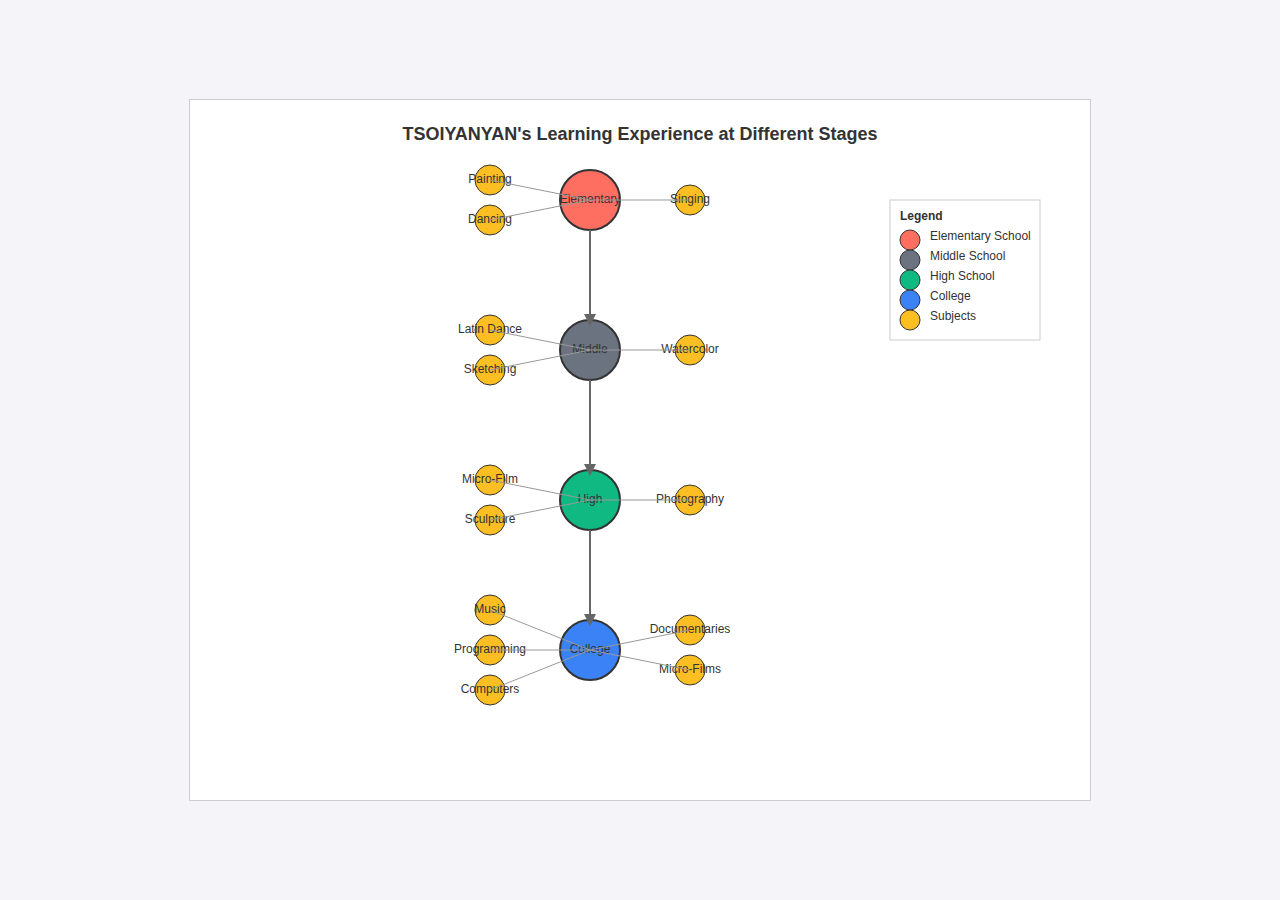
<file: 1234.html>
<!DOCTYPE html>
<html lang="en">
<head>
    <meta charset="UTF-8">
    <meta name="viewport" content="width=device-width, initial-scale=1.0">
    <title>TSOIYANYAN's Learning Experience Node-Link Diagram</title>
    <style>
        body {
            font-family: Arial, sans-serif;
            display: flex;
            justify-content: center;
            align-items: center;
            height: 100vh;
            margin: 0;
            background-color: #f4f4f9;
        }
        svg {
            border: 1px solid #ccc;
            background-color: white;
        }
        .main-node {
            stroke: #333;
            stroke-width: 2px;
        }
        .elementary { fill: #FF6F61; } /* Coral for Elementary */
        .middle { fill: #6B7280; } /* Gray for Middle */
        .high { fill: #10B981; } /* Green for High */
        .college { fill: #3B82F6; } /* Blue for College */
        .branch-node {
            fill: #FBBF24; /* Yellow for Subjects */
            stroke: #333;
            stroke-width: 1px;
        }
        .node-label {
            font-size: 12px;
            fill: #333;
            text-anchor: middle;
            dominant-baseline: middle;
        }
        .link {
            stroke: #666;
            stroke-width: 2px;
            fill: none;
        }
        .branch-link {
            stroke: #999;
            stroke-width: 1px;
            fill: none;
        }
        .arrowhead {
            fill: #666;
        }
        .tooltip {
            position: absolute;
            background-color: #333;
            color: white;
            padding: 8px 12px;
            border-radius: 4px;
            font-size: 12px;
            pointer-events: none;
            opacity: 0;
            transition: opacity 0.2s;
            max-width: 200px;
            text-align: center;
        }
        .title {
            font-size: 18px;
            font-weight: bold;
            fill: #333;
            text-anchor: middle;
        }
        .legend-text {
            font-size: 12px;
            fill: #333;
        }
        .legend-node {
            stroke: #333;
            stroke-width: 1px;
        }
    </style>
</head>
<body>
    <svg width="900" height="700">
        <!-- Title -->
        <text class="title" x="450" y="40">TSOIYANYAN's Learning Experience at Different Stages</text>

        <!-- Main Nodes -->
        <circle class="main-node elementary" cx="400" cy="100" r="30" data-label="Elementary School"></circle>
        <circle class="main-node middle" cx="400" cy="250" r="30" data-label="Middle School"></circle>
        <circle class="main-node high" cx="400" cy="400" r="30" data-label="High School"></circle>
        <circle class="main-node college" cx="400" cy="550" r="30" data-label="College"></circle>

        <!-- Branch Nodes (Subjects) -->
        <!-- Elementary School -->
        <circle class="branch-node" cx="300" cy="80" r="15" data-label="Children's Painting"></circle>
        <circle class="branch-node" cx="300" cy="120" r="15" data-label="Dancing"></circle>
        <circle class="branch-node" cx="500" cy="100" r="15" data-label="Singing"></circle>

        <!-- Middle School -->
        <circle class="branch-node" cx="300" cy="230" r="15" data-label="Latin Dance"></circle>
        <circle class="branch-node" cx="300" cy="270" r="15" data-label="Sketching"></circle>
        <circle class="branch-node" cx="500" cy="250" r="15" data-label="Watercolor"></circle>

        <!-- High School -->
        <circle class="branch-node" cx="300" cy="380" r="15" data-label="Micro-Film"></circle>
        <circle class="branch-node" cx="300" cy="420" r="15" data-label="Sculpture"></circle>
        <circle class="branch-node" cx="500" cy="400" r="15" data-label="Photography"></circle>

        <!-- College -->
        <circle class="branch-node" cx="300" cy="510" r="15" data-label="Music"></circle>
        <circle class="branch-node" cx="300" cy="550" r="15" data-label="Programming"></circle>
        <circle class="branch-node" cx="300" cy="590" r="15" data-label="Computers"></circle>
        <circle class="branch-node" cx="500" cy="530" r="15" data-label="Documentaries"></circle>
        <circle class="branch-node" cx="500" cy="570" r="15" data-label="Micro-Films"></circle>

        <!-- Main Node Labels -->
        <text class="node-label" x="400" y="100">Elementary</text>
        <text class="node-label" x="400" y="250">Middle</text>
        <text class="node-label" x="400" y="400">High</text>
        <text class="node-label" x="400" y="550">College</text>

        <!-- Branch Node Labels -->
        <text class="node-label" x="300" y="80" font-size="10">Painting</text>
        <text class="node-label" x="300" y="120" font-size="10">Dancing</text>
        <text class="node-label" x="500" y="100" font-size="10">Singing</text>
        <text class="node-label" x="300" y="230" font-size="10">Latin Dance</text>
        <text class="node-label" x="300" y="270" font-size="10">Sketching</text>
        <text class="node-label" x="500" y="250" font-size="10">Watercolor</text>
        <text class="node-label" x="300" y="380" font-size="10">Micro-Film</text>
        <text class="node-label" x="300" y="420" font-size="10">Sculpture</text>
        <text class="node-label" x="500" y="400" font-size="10">Photography</text>
        <text class="node-label" x="300" y="510" font-size="10">Music</text>
        <text class="node-label" x="300" y="550" font-size="10">Programming</text>
        <text class="node-label" x="300" y="590" font-size="10">Computers</text>
        <text class="node-label" x="500" y="530" font-size="10">Documentaries</text>
        <text class="node-label" x="500" y="570" font-size="10">Micro-Films</text>

        <!-- Main Links (Timeline) -->
        <path class="link" d="M400,130 L400,220" marker-end="url(#arrow)"></path> <!-- Elementary -> Middle -->
        <path class="link" d="M400,280 L400,370" marker-end="url(#arrow)"></path> <!-- Middle -> High -->
        <path class="link" d="M400,430 L400,520" marker-end="url(#arrow)"></path> <!-- High -> College -->

        <!-- Branch Links -->
        <!-- Elementary -->
        <path class="branch-link" d="M400,100 L300,80"></path>
        <path class="branch-link" d="M400,100 L300,120"></path>
        <path class="branch-link" d="M400,100 L500,100"></path>
        <!-- Middle -->
        <path class="branch-link" d="M400,250 L300,230"></path>
        <path class="branch-link" d="M400,250 L300,270"></path>
        <path class="branch-link" d="M400,250 L500,250"></path>
        <!-- High -->
        <path class="branch-link" d="M400,400 L300,380"></path>
        <path class="branch-link" d="M400,400 L300,420"></path>
        <path class="branch-link" d="M400,400 L500,400"></path>
        <!-- College -->
        <path class="branch-link" d="M400,550 L300,510"></path>
        <path class="branch-link" d="M400,550 L300,550"></path>
        <path class="branch-link" d="M400,550 L300,590"></path>
        <path class="branch-link" d="M400,550 L500,530"></path>
        <path class="branch-link" d="M400,550 L500,570"></path>

        <!-- Legend -->
        <rect x="700" y="100" width="150" height="140" fill="white" stroke="#ccc" stroke-width="1"/>
        <text class="legend-text" x="710" y="120" font-weight="bold">Legend</text>
        <circle class="legend-node elementary" cx="720" cy="140" r="10"></circle>
        <text class="legend-text" x="740" y="140">Elementary School</text>
        <circle class="legend-node middle" cx="720" cy="160" r="10"></circle>
        <text class="legend-text" x="740" y="160">Middle School</text>
        <circle class="legend-node high" cx="720" cy="180" r="10"></circle>
        <text class="legend-text" x="740" y="180">High School</text>
        <circle class="legend-node college" cx="720" cy="200" r="10"></circle>
        <text class="legend-text" x="740" y="200">College</text>
        <circle class="legend-node branch-node" cx="720" cy="220" r="10"></circle>
        <text class="legend-text" x="740" y="220">Subjects</text>

        <!-- Arrowhead Definition -->
        <defs>
            <marker id="arrow" viewBox="0 0 10 10" refX="5" refY="5"
                    markerWidth="6" markerHeight="6" orient="auto-start-reverse">
                <path d="M 0 0 L 10 5 L 0 10 z" class="arrowhead" />
            </marker>
        </defs>
    </svg>

    <div class="tooltip"></div>

    <script>
        // Add interactivity for tooltips
        const nodes = document.querySelectorAll('.main-node, .branch-node');
        const tooltip = document.querySelector('.tooltip');

        nodes.forEach(node => {
            node.addEventListener('mouseover', (e) => {
                tooltip.style.opacity = '1';
                tooltip.textContent = node.getAttribute('data-label');
                tooltip.style.left = `${e.pageX + 10}px`;
                tooltip.style.top = `${e.pageY + 10}px`;
            });
            node.addEventListener('mouseout', () => {
                tooltip.style.opacity = '0';
            });
        });
    </script>
</body>
</html>
</file>
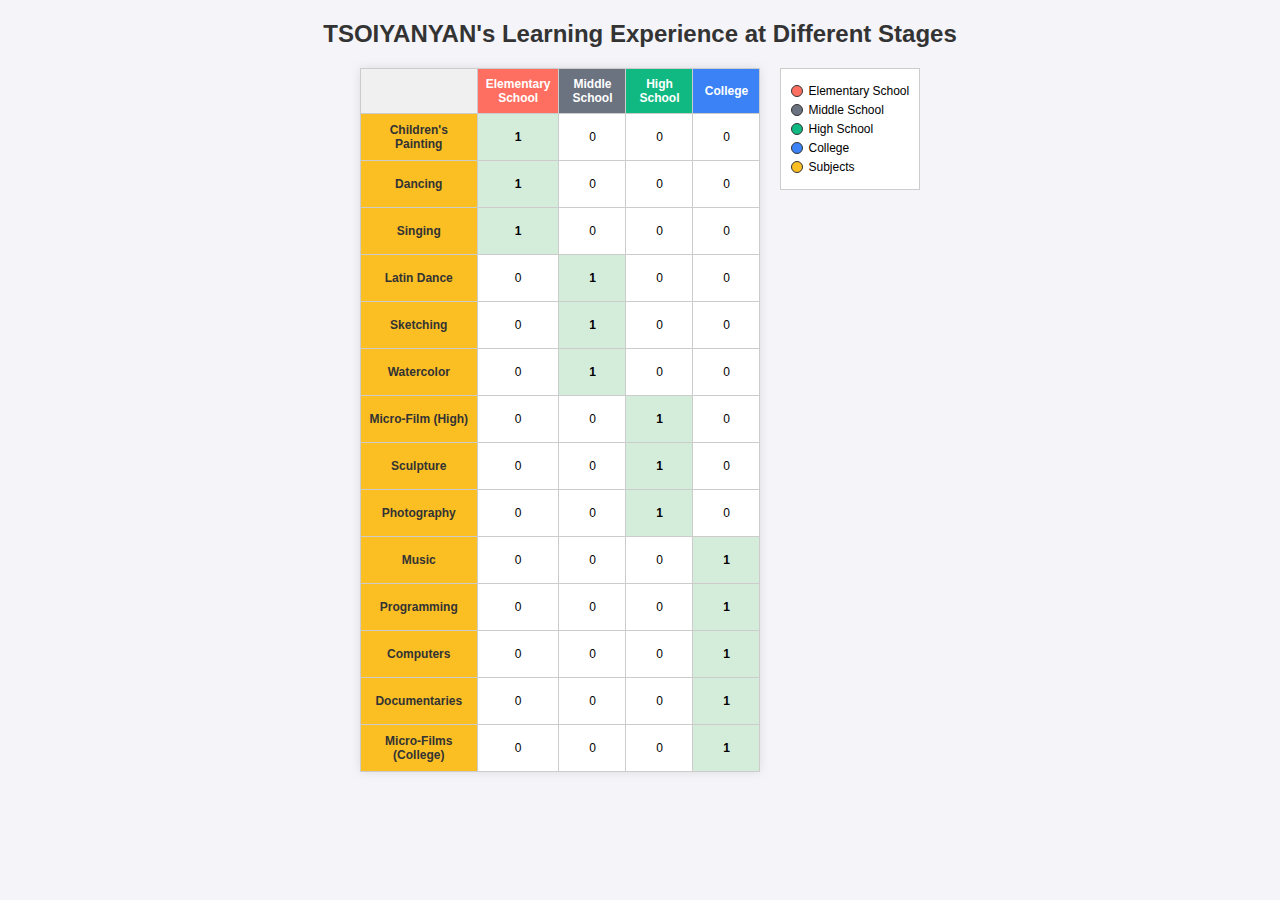
<file: 5678.html>
<!DOCTYPE html>
<html lang="en">
<head>
    <meta charset="UTF-8">
    <meta name="viewport" content="width=device-width, initial-scale=1.0">
    <title>TSOIYANYAN's Learning Experience Adjacency Matrix</title>
    <style>
        body {
            font-family: Arial, sans-serif;
            display: flex;
            flex-direction: column;
            align-items: center;
            min-height: 100vh;
            margin: 0;
            background-color: #f4f4f9;
        }
        .title {
            font-size: 24px;
            font-weight: bold;
            margin: 20px 0;
            color: #333;
        }
        .container {
            display: flex;
            align-items: flex-start;
            gap: 20px;
        }
        table {
            border-collapse: collapse;
            background-color: white;
            box-shadow: 0 0 10px rgba(0,0,0,0.1);
            font-size: 12px;
        }
        th, td {
            border: 1px solid #ccc;
            padding: 8px;
            text-align: center;
        }
        th {
            background-color: #f0f0f0;
            font-weight: bold;
            max-width: 100px;
            word-wrap: break-word;
        }
        td {
            width: 50px;
            height: 30px;
        }
        .main-node {
            font-weight: bold;
        }
        .elementary { background-color: #FF6F61; color: white; } /* Coral */
        .middle { background-color: #6B7280; color: white; } /* Gray */
        .high { background-color: #10B981; color: white; } /* Green */
        .college { background-color: #3B82F6; color: white; } /* Blue */
        .branch-node { background-color: #FBBF24; color: #333; } /* Yellow */
        .connected {
            background-color: #d4edda;
            font-weight: bold;
        }
        .legend {
            background-color: white;
            border: 1px solid #ccc;
            padding: 10px;
            font-size: 12px;
        }
        .legend-item {
            display: flex;
            align-items: center;
            margin: 5px 0;
        }
        .legend-circle {
            width: 10px;
            height: 10px;
            border-radius: 50%;
            margin-right: 5px;
            border: 1px solid #333;
        }
        .tooltip {
            position: absolute;
            background-color: #333;
            color: white;
            padding: 5px 10px;
            border-radius: 4px;
            font-size: 12px;
            pointer-events: none;
            opacity: 0;
            transition: opacity 0.2s;
            max-width: 200px;
            text-align: center;
        }
    </style>
</head>
<body>
    <h1 class="title">TSOIYANYAN's Learning Experience at Different Stages</h1>
    <div class="container">
        <div id="matrix-container"></div>
        <div class="legend">
            <div class="legend-item"><div class="legend-circle elementary"></div> Elementary School</div>
            <div class="legend-item"><div class="legend-circle middle"></div> Middle School</div>
            <div class="legend-item"><div class="legend-circle high"></div> High School</div>
            <div class="legend-item"><div class="legend-circle college"></div> College</div>
            <div class="legend-item"><div class="legend-circle branch-node"></div> Subjects</div>
        </div>
    </div>
    <div class="tooltip"></div>

    <script>
        // Define row and column headers
        const rowHeaders = [
            "Children's Painting",
            "Dancing",
            "Singing",
            "Latin Dance",
            "Sketching",
            "Watercolor",
            "Micro-Film (High)",
            "Sculpture",
            "Photography",
            "Music",
            "Programming",
            "Computers",
            "Documentaries",
            "Micro-Films (College)"
        ];

        const colHeaders = [
            "Elementary School",
            "Middle School",
            "High School",
            "College"
        ];

        // Initialize 14x4 adjacency matrix with zeros
        const matrix = Array(14).fill().map(() => Array(4).fill(0));

        // Define edges from the Node-Link Diagram (only subject-to-main-node connections)
        const edges = [
            { from: "Children's Painting", to: "Elementary School" },
            { from: "Dancing", to: "Elementary School" },
            { from: "Singing", to: "Elementary School" },
            { from: "Latin Dance", to: "Middle School" },
            { from: "Sketching", to: "Middle School" },
            { from: "Watercolor", to: "Middle School" },
            { from: "Micro-Film (High)", to: "High School" },
            { from: "Sculpture", to: "High School" },
            { from: "Photography", to: "High School" },
            { from: "Music", to: "College" },
            { from: "Programming", to: "College" },
            { from: "Computers", to: "College" },
            { from: "Documentaries", to: "College" },
            { from: "Micro-Films (College)", to: "College" }
        ];

        // Populate the matrix
        edges.forEach(edge => {
            const i = rowHeaders.indexOf(edge.from);
            const j = colHeaders.indexOf(edge.to);
            if (i !== -1 && j !== -1) {
                matrix[i][j] = 1;
            }
        });

        // Create table
        const container = document.getElementById('matrix-container');
        const table = document.createElement('table');
        const headerRow = document.createElement('tr');
        headerRow.innerHTML = '<th></th>' + colHeaders.map(node => {
            let className = 'main-node';
            if (node === "Elementary School") className += ' elementary';
            else if (node === "Middle School") className += ' middle';
            else if (node === "High School") className += ' high';
            else if (node === "College") className += ' college';
            return `<th class="${className}">${node}</th>`;
        }).join('');
        table.appendChild(headerRow);

        rowHeaders.forEach((rowNode, i) => {
            const row = document.createElement('tr');
            const rowHeader = document.createElement('th');
            rowHeader.className = 'main-node branch-node';
            rowHeader.textContent = rowNode;
            row.appendChild(rowHeader);
            colHeaders.forEach((colNode, j) => {
                const cell = document.createElement('td');
                cell.textContent = matrix[i][j];
                if (matrix[i][j] === 1) {
                    cell.classList.add('connected');
                    cell.setAttribute('data-tooltip', `${rowNode} ↔ ${colNode}`);
                }
                row.appendChild(cell);
            });
            table.appendChild(row);
        });
        container.appendChild(table);

        // Add tooltip interactivity
        const tooltip = document.querySelector('.tooltip');
        document.querySelectorAll('td').forEach(cell => {
            cell.addEventListener('mouseover', (e) => {
                if (cell.classList.contains('connected')) {
                    tooltip.style.opacity = '1';
                    tooltip.textContent = cell.getAttribute('data-tooltip');
                    tooltip.style.left = `${e.pageX + 10}px`;
                    tooltip.style.top = `${e.pageY + 10}px`;
                }
            });
            cell.addEventListener('mouseout', () => {
                tooltip.style.opacity = '0';
            });
        });
    </script>
</body>
</html>
</file>
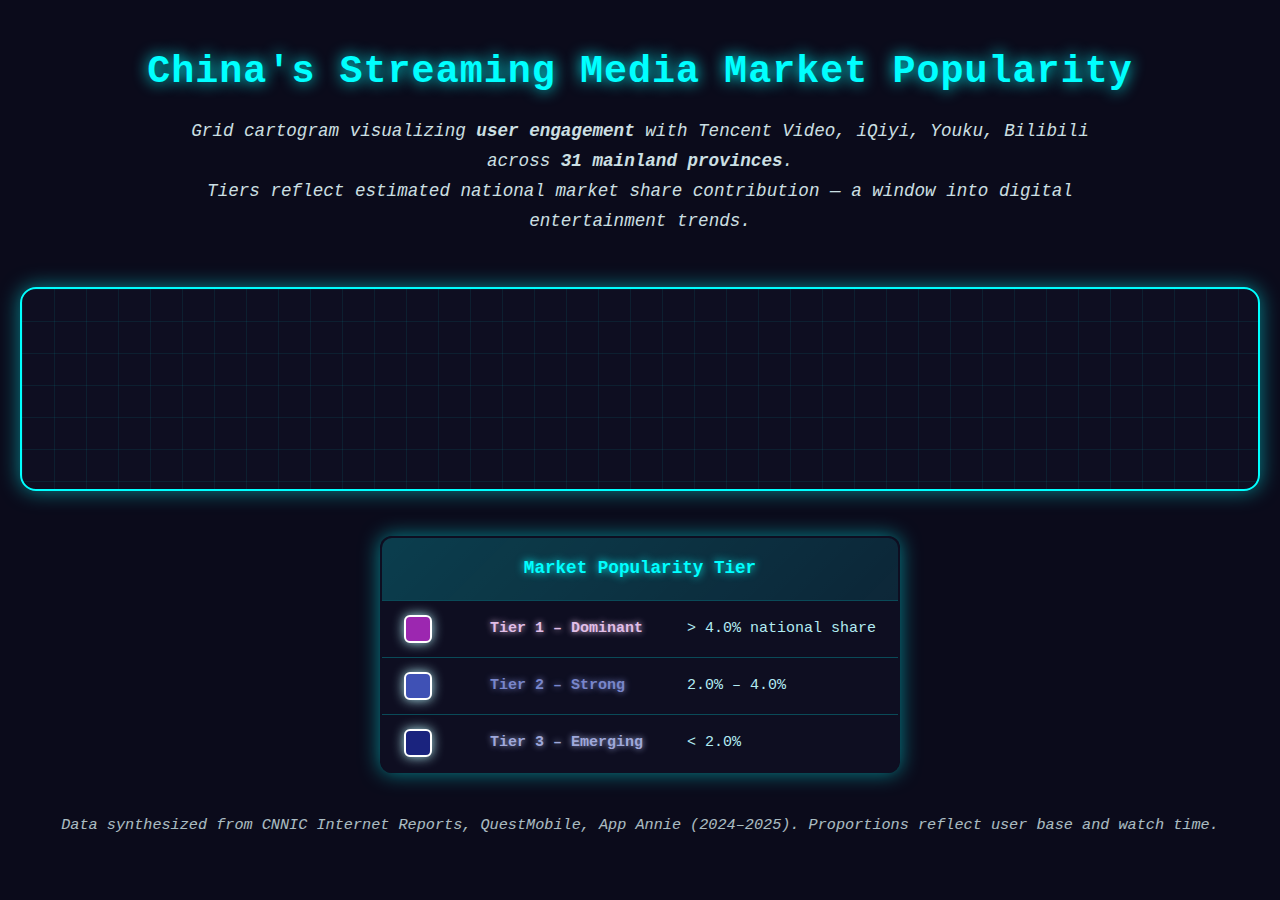
<file: grid cartogram.html>
<!DOCTYPE html>
<html lang="en">
<head>
    <meta charset="UTF-8">
    <meta name="viewport" content="width=device-width, initial-scale=1.0">
    <title>China Streaming Market Popularity – Grid Cartogram</title>
    <script src="https://d3js.org/d3.v7.min.js"></script>
    <style>
        :root {
            --bg: #0b0b1b;
            --card-bg: rgba(15, 15, 35, 0.7);
            --primary: #00ffff;
            --high: #9c27b0;
            --medium: #3f51b5;
            --low: #1a237e;
            --glow: 0 0 20px rgba(0, 255, 255, 0.5);
            --text: #e0f7fa;
        }

        * { margin: 0; padding: 0; box-sizing: border-box; }

        body {
            font-family: 'Courier New', monospace;
            background: var(--bg);
            color: var(--text);
            padding: 40px 20px;
            line-height: 1.7;
            min-height: 100vh;
        }

        .header {
            text-align: center;
            margin-bottom: 50px;
        }

        h1 {
            font-size: 2.4rem;
            color: var(--primary);
            text-shadow: 0 0 15px var(--primary);
            margin-bottom: 12px;
            letter-spacing: 1px;
        }

        .subtitle {
            font-size: 1.1rem;
            font-style: italic;
            opacity: 0.9;
            max-width: 900px;
            margin: 0 auto;
        }

        .container {
            max-width: 1350px;
            margin: 0 auto;
        }

        .cartogram-card {
            background: var(--card-bg);
            border: 2px solid var(--primary);
            border-radius: 16px;
            padding: 25px;
            box-shadow: var(--glow);
            backdrop-filter: blur(10px);
            position: relative;
            overflow: hidden;
        }

        .pixel-grid-overlay {
            position: absolute;
            inset: 0;
            background-image: 
                linear-gradient(rgba(0,255,255,0.07) 1px, transparent 1px),
                linear-gradient(90deg, rgba(0,255,255,0.07) 1px, transparent 1px);
            background-size: 32px 32px;
            pointer-events: none;
            border-radius: 16px;
        }

        #cartogram {
            display: block;
            width: 100%;
            max-width: 1250px;
            margin: 0 auto;
        }

        .province-rect {
            stroke: #222;
            stroke-width: 1.5;
            cursor: pointer;
            transition: all 0.3s cubic-bezier(0.25, 0.8, 0.25, 1);
            filter: drop-shadow(0 0 3px currentColor);
        }

        .province-rect:hover {
            stroke: #ffff00;
            stroke-width: 3;
            filter: brightness(1.5) drop-shadow(0 0 12px #ffff00);
            transform: scale(1.12);
            z-index: 10;
        }

        .tier-high { fill: var(--high); }
        .tier-medium { fill: var(--medium); }
        .tier-low { fill: var(--low); }

        .label {
            font-size: 11px;
            fill: var(--primary);
            text-anchor: middle;
            font-weight: bold;
            pointer-events: none;
            text-shadow: 0 0 8px #000;
            dominant-baseline: middle;
        }

        .tooltip {
            position: absolute;
            background: rgba(10, 10, 25, 0.97);
            border: 2px solid var(--primary);
            border-radius: 10px;
            padding: 14px 18px;
            font-size: 14px;
            font-weight: bold;
            color: var(--primary);
            box-shadow: 0 0 25px rgba(0, 255, 255, 0.7);
            backdrop-filter: blur(12px);
            pointer-events: none;
            opacity: 0;
            transition: opacity 0.25s ease;
            z-index: 1000;
            min-width: 180px;
            text-align: center;
            line-height: 1.5;
        }

        .tooltip::after {
            content: '';
            position: absolute;
            top: 100%;
            left: 50%;
            transform: translateX(-50%);
            border: 10px solid transparent;
            border-top-color: var(--primary);
        }

        /* === LEGEND TABLE WITH COLORED CELLS === */
        .legend-table {
            margin: 45px auto 25px;
            border-collapse: collapse;
            background: var(--card-bg);
            border: 2px solid var(--primary);
            border-radius: 12px;
            overflow: hidden;
            box-shadow: var(--glow);
            width: fit-content;
            font-size: 15px;
        }

        .legend-table th {
            background: linear-gradient(135deg, rgba(0,255,255,0.2), rgba(0,255,255,0.1));
            color: var(--primary);
            padding: 16px 28px;
            text-shadow: 0 0 8px var(--primary);
            font-weight: bold;
            font-size: 1.1rem;
        }

        .legend-table td {
            padding: 14px 22px;
            border-top: 1px solid rgba(0, 255, 255, 0.25);
            color: #b2ebf2;
        }

        .legend-cell {
            width: 28px;
            height: 28px;
            display: inline-block;
            margin-right: 14px;
            border-radius: 6px;
            border: 2px solid #fff;
            vertical-align: middle;
            box-shadow: 0 0 12px currentColor;
            transition: transform 0.2s ease;
        }

        .legend-cell:hover {
            transform: scale(1.15);
        }

        .legend-cell.high { background-color: var(--high); }
        .legend-cell.medium { background-color: var(--medium); }
        .legend-cell.low { background-color: var(--low); }

        .legend-tier {
            font-weight: bold;
            color: #fff;
            text-shadow: 0 0 6px currentColor;
        }

        .legend-tier.high { color: #e1bee7; }
        .legend-tier.medium { color: #7986cb; }
        .legend-tier.low { color: #9fa8da; }

        .footer {
            text-align: center;
            margin-top: 40px;
            font-size: 0.95rem;
            opacity: 0.75;
            font-style: italic;
        }

        @keyframes data-pulse {
            0%, 100% { opacity: 0.9; }
            50% { opacity: 1; }
        }

        .province-rect {
            animation: data-pulse 3s infinite ease-in-out;
        }

        @media (max-width: 992px) {
            .label { font-size: 9px; }
            .legend-table { font-size: 14px; }
            h1 { font-size: 2rem; }
            .tooltip { font-size: 13px; padding: 10px 14px; }
        }

        @media (max-width: 600px) {
            .label { font-size: 7px; }
            .legend-table th, .legend-table td { padding: 10px 14px; }
            .legend-cell { width: 22px; height: 22px; }
        }
    </style>
</head>
<body>
    <div class="container">
        <div class="header">
            <h1>China's Streaming Media Market Popularity</h1>
            <p class="subtitle">
                Grid cartogram visualizing <strong>user engagement</strong> with Tencent Video, iQiyi, Youku, Bilibili across <strong>31 mainland provinces</strong>.<br>
                <em>Tiers reflect estimated national market share contribution — a window into digital entertainment trends.</em>
            </p>
        </div>

        <div class="cartogram-card">
            <div class="pixel-grid-overlay"></div>
            <svg id="cartogram"></svg>
        </div>

        <!-- Legend Table with Colored Cells -->
        <table class="legend-table">
            <thead>
                <tr><th colspan="3">Market Popularity Tier</th></tr>
            </thead>
            <tbody>
                <tr>
                    <td><div class="legend-cell high"></div></td>
                    <td class="legend-tier high">Tier 1 – Dominant</td>
                    <td>&gt; 4.0% national share</td>
                </tr>
                <tr>
                    <td><div class="legend-cell medium"></div></td>
                    <td class="legend-tier medium">Tier 2 – Strong</td>
                    <td>2.0% – 4.0%</td>
                </tr>
                <tr>
                    <td><div class="legend-cell low"></div></td>
                    <td class="legend-tier low">Tier 3 – Emerging</td>
                    <td>&lt; 2.0%</td>
                </tr>
            </tbody>
        </table>

        <p class="footer">
            Data synthesized from CNNIC Internet Reports, QuestMobile, App Annie (2024–2025). Proportions reflect user base and watch time.
        </p>

        <div class="tooltip" id="tooltip"></div>
    </div>

    <script>
        // === DATA: 31 Provinces with estimated streaming market share contribution ===
        const streamingData = [
            { province: "Guangdong", share: 8.7, tier: "high" },
            { province: "Shandong", share: 6.3, tier: "high" },
            { province: "Henan", share: 5.9, tier: "high" },
            { province: "Sichuan", share: 5.2, tier: "high" },
            { province: "Hebei", share: 4.9, tier: "high" },
            { province: "Hunan", share: 4.6, tier: "high" },
            { province: "Zhejiang", share: 4.3, tier: "high" },
            { province: "Anhui", share: 3.9, tier: "medium" },
            { province: "Jiangsu", share: 3.8, tier: "medium" },
            { province: "Hubei", share: 3.7, tier: "medium" },
            { province: "Guangxi", share: 3.5, tier: "medium" },
            { province: "Yunnan", share: 3.3, tier: "medium" },
            { province: "Jiangxi", share: 3.1, tier: "medium" },
            { province: "Liaoning", share: 2.9, tier: "medium" },
            { province: "Heilongjiang", share: 2.7, tier: "medium" },
            { province: "Shaanxi", share: 2.5, tier: "medium" },
            { province: "Fujian", share: 2.4, tier: "low" },
            { province: "Shanxi", share: 2.3, tier: "low" },
            { province: "Guizhou", share: 2.2, tier: "low" },
            { province: "Chongqing", share: 2.1, tier: "low" },
            { province: "Jilin", share: 2.0, tier: "low" },
            { province: "Gansu", share: 1.9, tier: "low" },
            { province: "Inner Mongolia", share: 1.7, tier: "low" },
            { province: "Xinjiang", share: 1.6, tier: "low" },
            { province: "Shanghai", share: 1.5, tier: "low" },
            { province: "Beijing", share: 1.4, tier: "low" },
            { province: "Tianjin", share: 1.3, tier: "low" },
            { province: "Ningxia", share: 1.2, tier: "low" },
            { province: "Qinghai", share: 1.1, tier: "low" },
            { province: "Hainan", share: 1.0, tier: "low" },
            { province: "Tibet", share: 0.8, tier: "low" }
        ];

        // === GRID CONFIG ===
        const cols = 6;
        const rows = Math.ceil(streamingData.length / cols);
        const margin = { top: 70, right: 70, bottom: 90, left: 70 };
        const width = 1250 - margin.left - margin.right;
        const height = 850 - margin.top - margin.bottom;

        const cellW = width / cols;
        const cellH = height / rows;
        const squareSize = Math.min(cellW, cellH) * 0.72;

        const svg = d3.select("#cartogram")
            .attr("width", width + margin.left + margin.right)
            .attr("height", height + margin.top + margin.bottom)
            .append("g")
            .attr("transform", `translate(${margin.left}, ${margin.top})`);

        const tierColor = {
            high: "#9c27b0",
            medium: "#3f51b5",
            low: "#1a237e"
        };

        // === RENDER UNIFORM GRID ===
        streamingData.forEach((d, i) => {
            const col = i % cols;
            const row = Math.floor(i / cols);
            const cx = col * cellW + cellW / 2;
            const cy = row * cellH + cellH / 2;

            // Square
            const rect = svg.append("rect")
                .attr("class", `province-rect tier-${d.tier}`)
                .attr("x", cx - squareSize / 2)
                .attr("y", cy - squareSize / 2)
                .attr("width", squareSize)
                .attr("height", squareSize)
                .attr("fill", tierColor[d.tier])
                .on("mouseover", function(event) {
                    d3.select(this)
                        .attr("stroke", "#ffff00")
                        .attr("stroke-width", 3)
                        .style("filter", "brightness(1.5) drop-shadow(0 0 12px #ffff00)");

                    const [x, y] = [event.pageX, event.pageY];
                    d3.select("#tooltip")
                        .style("opacity", 1)
                        .style("left", (x + 18) + "px")
                        .style("top", (y - 15) + "px")
                        .html(`
                            <strong style="font-size:1.15em; color:#00ffff;">${d.province}</strong><br>
                            <span style="color:#ffeb3b;">Tier ${d.tier === 'high' ? '1' : d.tier === 'medium' ? '2' : '3'}</span><br>
                            <strong style="font-size:1.2em;">${d.share.toFixed(1)}%</strong> of national market
                        `);
                })
                .on("mousemove", function(event) {
                    d3.select("#tooltip")
                        .style("left", (event.pageX + 18) + "px")
                        .style("top", (event.pageY - 15) + "px");
                })
                .on("mouseout", function() {
                    d3.select(this)
                        .attr("stroke", "#222")
                        .attr("stroke-width", 1.5)
                        .style("filter", "drop-shadow(0 0 3px currentColor)");
                    d3.select("#tooltip").style("opacity", 0);
                });

            // Label
            svg.append("text")
                .attr("class", "label")
                .attr("x", cx)
                .attr("y", cy)
                .text(d.province)
                .style("font-size", d.province.length > 8 ? "8.5px" : "11px");
        });

        // Subtle grid lines
        svg.selectAll(".vline")
            .data(d3.range(cols + 1))
            .enter()
            .append("line")
            .attr("x1", i => i * cellW)
            .attr("y1", 0)
            .attr("x2", i => i * cellW)
            .attr("y2", height)
            .attr("stroke", "rgba(0,255,255,0.12)")
            .attr("stroke-width", 0.8);

        svg.selectAll(".hline")
            .data(d3.range(rows + 1))
            .enter()
            .append("line")
            .attr("x1", 0)
            .attr("y1", i => i * cellH)
            .attr("x2", width)
            .attr("y2", i => i * cellH)
            .attr("stroke", "rgba(0,255,255,0.12)")
            .attr("stroke-width", 0.8);
    </script>
</body>
</html>
</file>
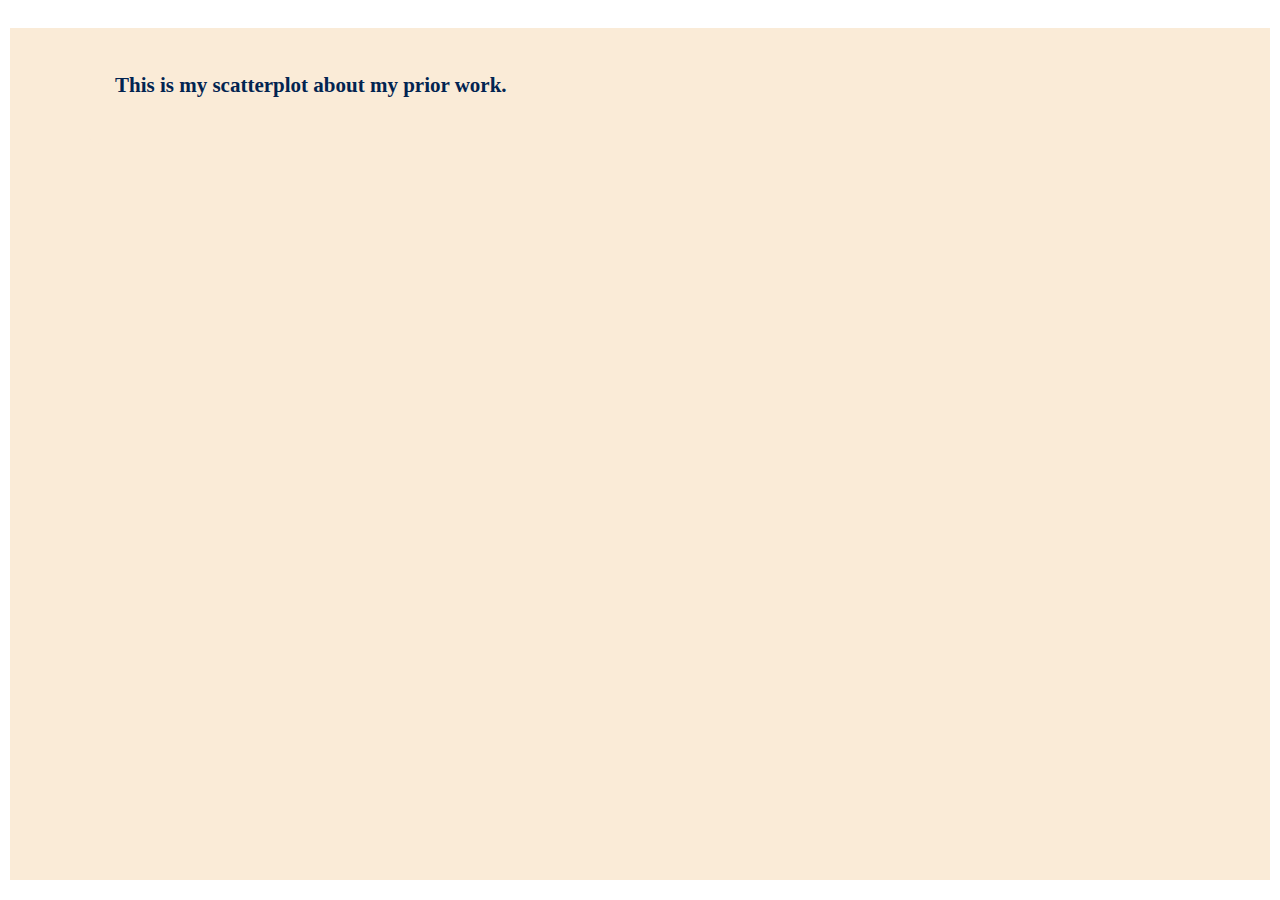
<file: mywork.html>
<head>
  <link href="style.css" rel="stylesheet"/>
  <script src="https://d3js.org/d3.v7.min.js"></script>
  <script src="https://d3js.org/d3.v7.min.js"></script>

</head>
<body>

<section id="vis-scatterplot">
   <h2> This is my scatterplot about my prior work.</h2>
</section>

</body>
</file>
<file: style.css>
/*(style.css)*/

html{
    background-color: white;
    scroll-behavior: smooth;
}
body{
    color: rgb(2, 36, 81); /*a comment*/
    margin: 10px;
    font: 14px Tahoma; 
    background-color:antiquewhite;
}
p {
    color: black;
    margin: 0; /*Remove all margins to minimize space*/
}

.subpage {
   color: black;
   margin: 0; /* Remove margins for button */
}

.box {
    display: flex;
}

.box > div {
    border: solid 1px black;
}

.grid-container {
    display: grid;
    grid-template-rows: 100px 100px;
    grid-template-columns: 100px 100px 100px;
    grid-gap: 1px
}

.grid-item1 {
    background: lightgray;
    border: black 1px solid;
    grid-column-start: 1;
    grid-column-end: 5;
    grid-row-start: 1;
    grid-row-end: 3;
}   

.profile-img{
    width: 25%; /* Set to 25% of intrinsic size */
    height: 25%; /* Ensure proportional scaling */
    margin: 0; /* Remove all margins */;
    padding: 0; /* Remove any padding */
    display: block; /* Prevent inline spacing */
    line-height: 0; /* Eliminate line-height spacing */
}
main {
    margin: 0; /* Remove margins from main */
    padding: 0; /* Remove padding from main */
    line-height: 0; /* Prevent line-height spacing in container */
}

header, section {
    margin: 2em auto;
    width: min(75em, 100%);
    background-color: antiquewhite;
    padding: min(2em, 15%);
    border-radius: 1em;
}
nav {
    margin: 1em auto 1em auto;
    width: min(1000px, 100%);
    font-size: 1.5em;
}

nav ul {
    display: flex;
    align-items: center;
    list-style-type: none;
    gap: 2em;
}

nav p:first-child {
    margin-right: auto;
    font-size: 1.5em;
}
 .intro_button {
    display: inline-block;
    text-decoration: none;
    color: white;
    background-color: lightsalmon;
    padding: .75em 1em;
    margin-top: 0em;
    border-radius: .5em;
    font-weight: 600;
 }

.flex-container {
    display: flex;
    justify-content: center;
    align-items: center;
    flex-wrap: wrap;
    gap: 3em;
}
header img {
    max-width: 100%;
    border-radius: 1em;
    object-fit: cover;
    object-position: bottom;
}

.text-container {
    flex: 0 1 40em;
}

h1 {
    font-size: 2em;
}

/* Additional styles for the interactive scatterplot */
#vis-scatterplot { margin-bottom: 20px; }
.tooltip {
    position: absolute;
    background-color: #000;
    color: #00ffff;
    border: 1px solid #00ffff;
    padding: 10px;
    border-radius: 5px;
    pointer-events: none;
    opacity: 0;
    box-shadow: 0 0 10px #00ffff;
}
button {
    margin-left: 10px;
    padding: 5px 10px;
    background-color: #00ffff;
    color: #000;
    border: none;
    border-radius: 4px;
    cursor: pointer;
    box-shadow: 0 0 5px #00ffff;
}
button:hover { background-color: #00b3b3; }
#vis-scatterplot svg {
    box-shadow: 0 0 20px #00ffff;
}
</file>
